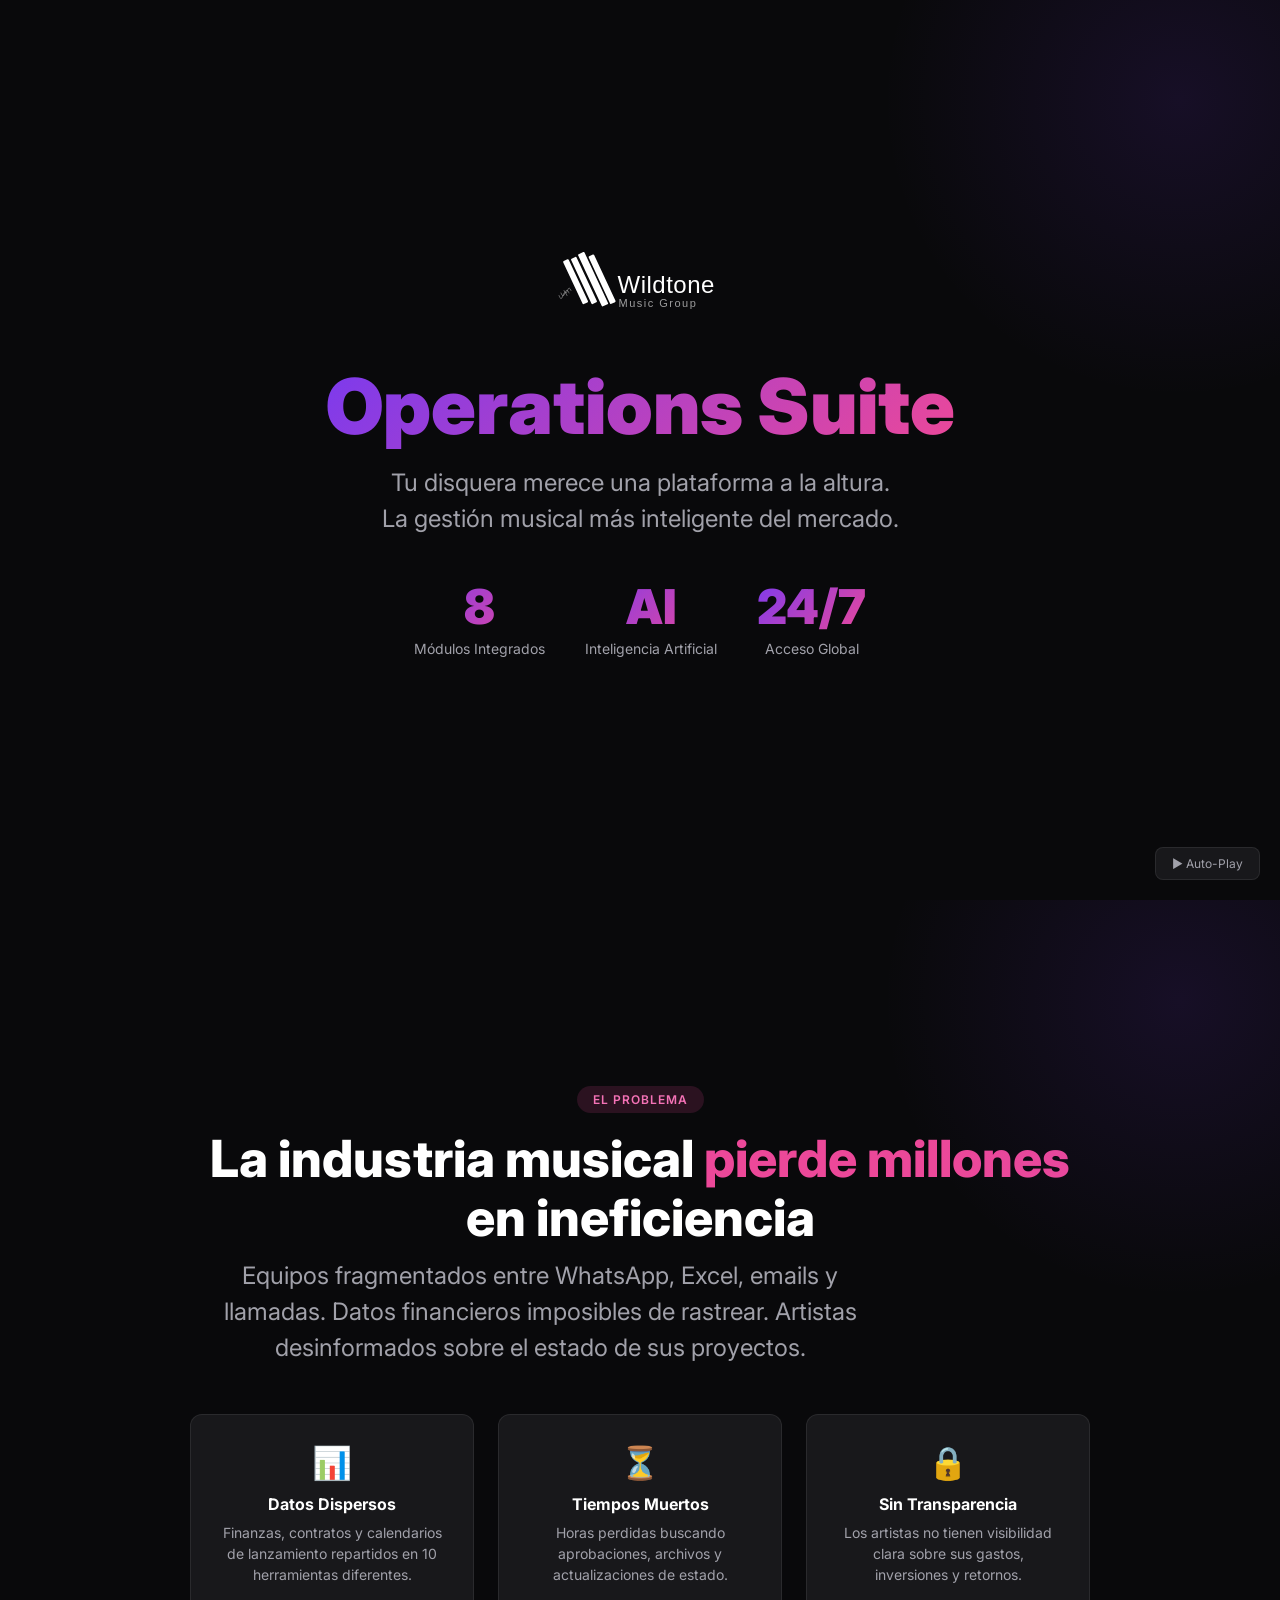
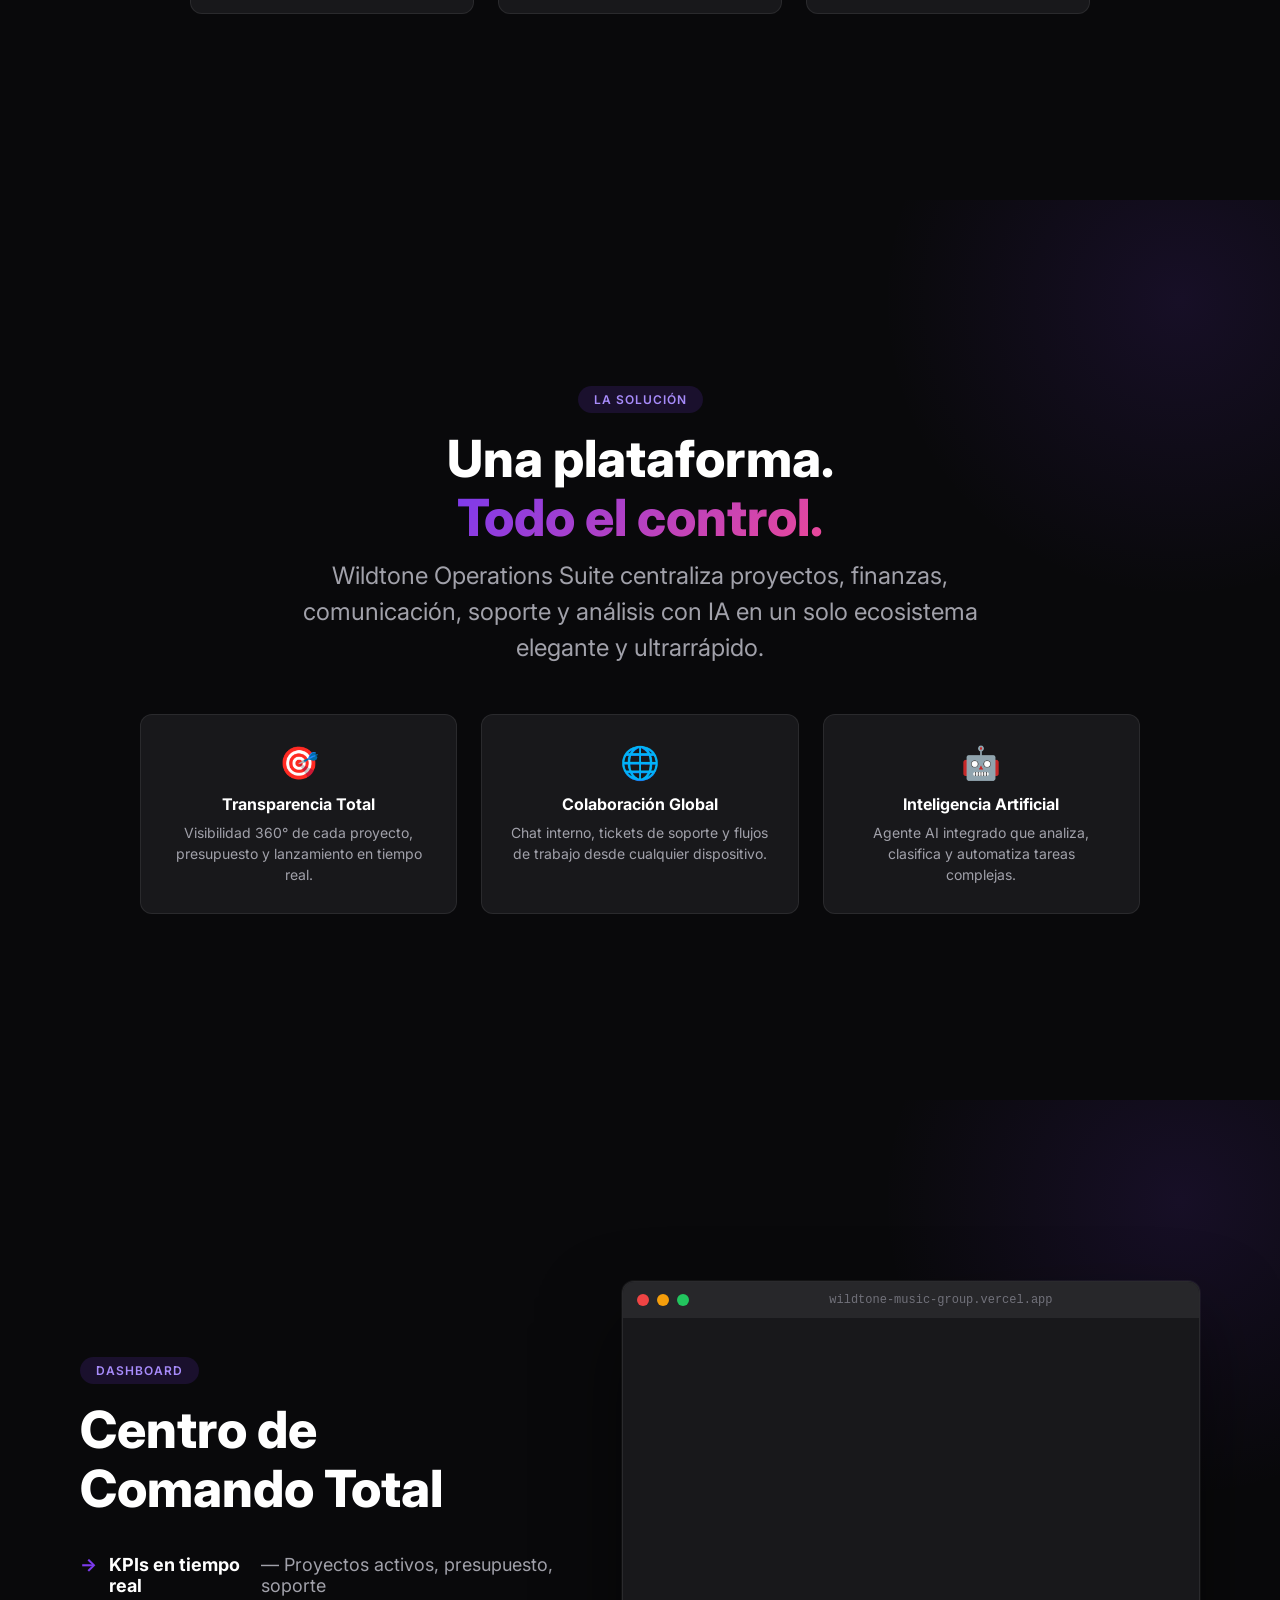
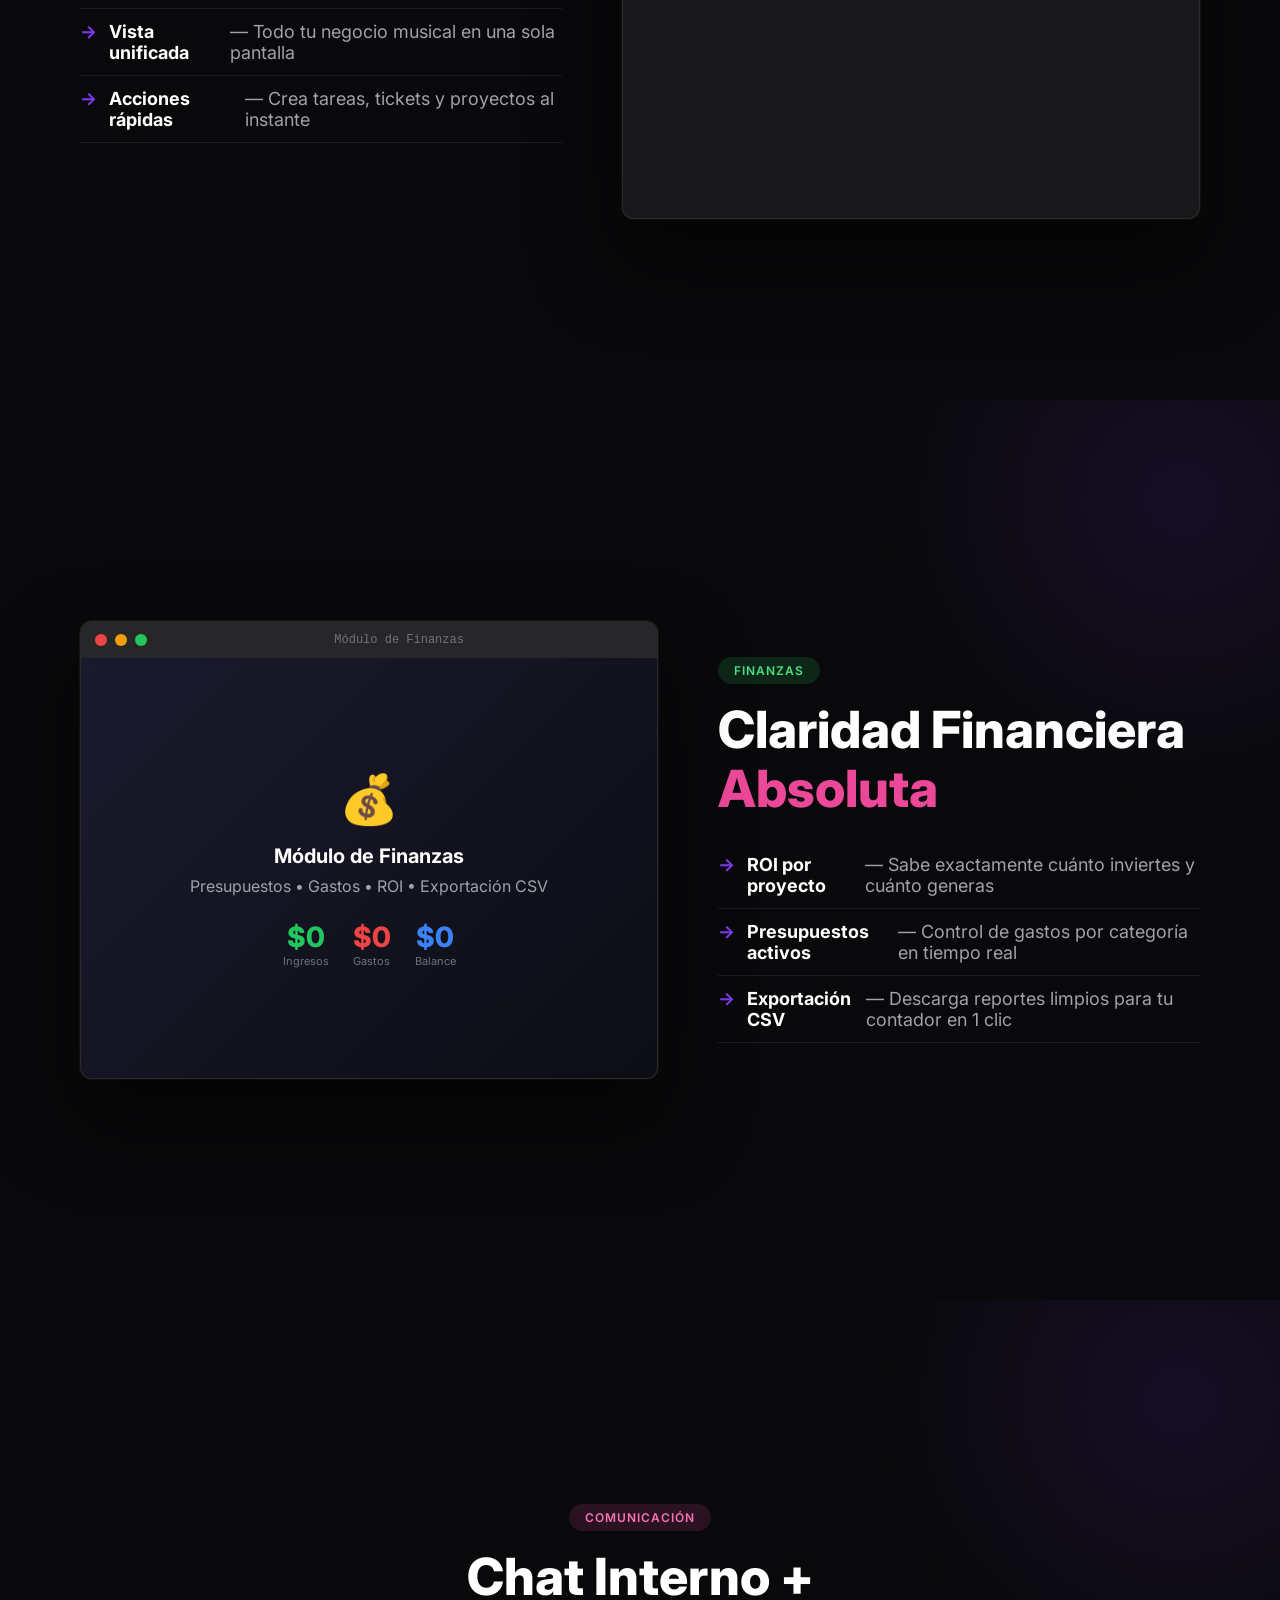
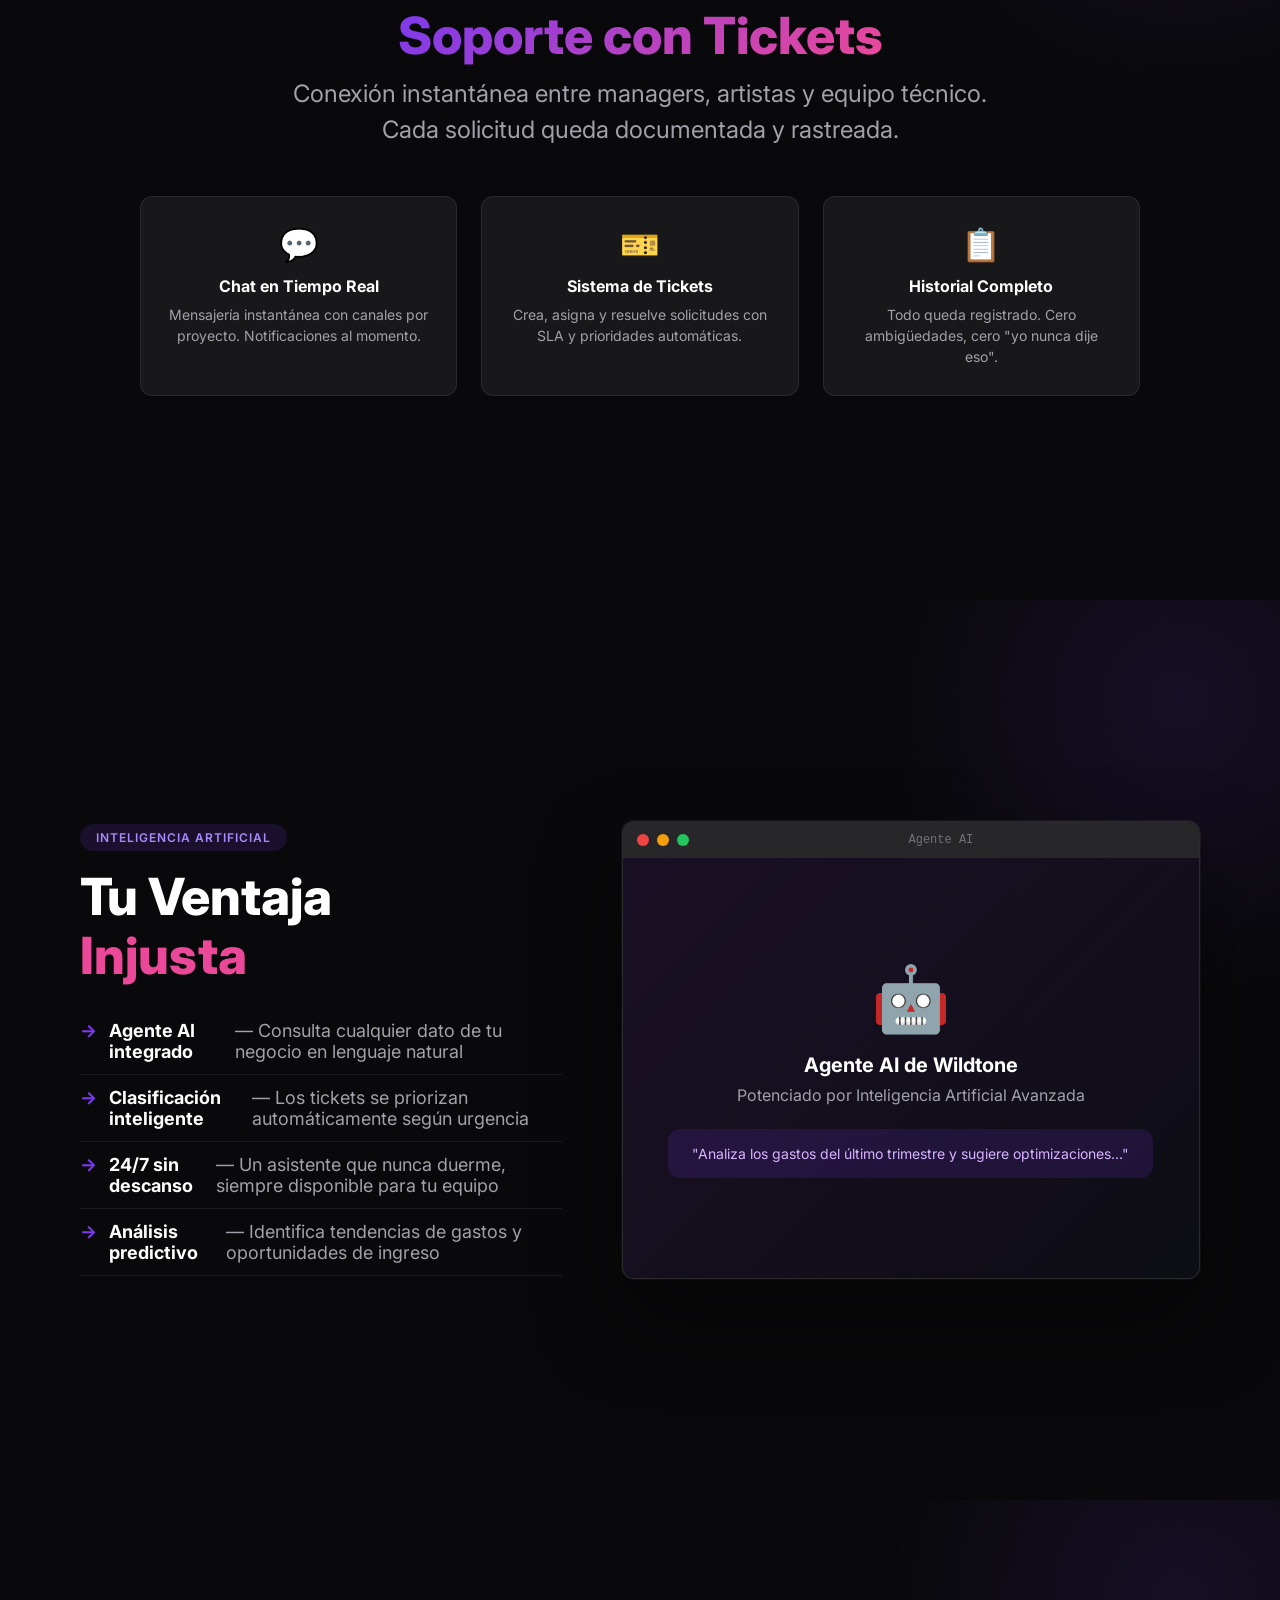
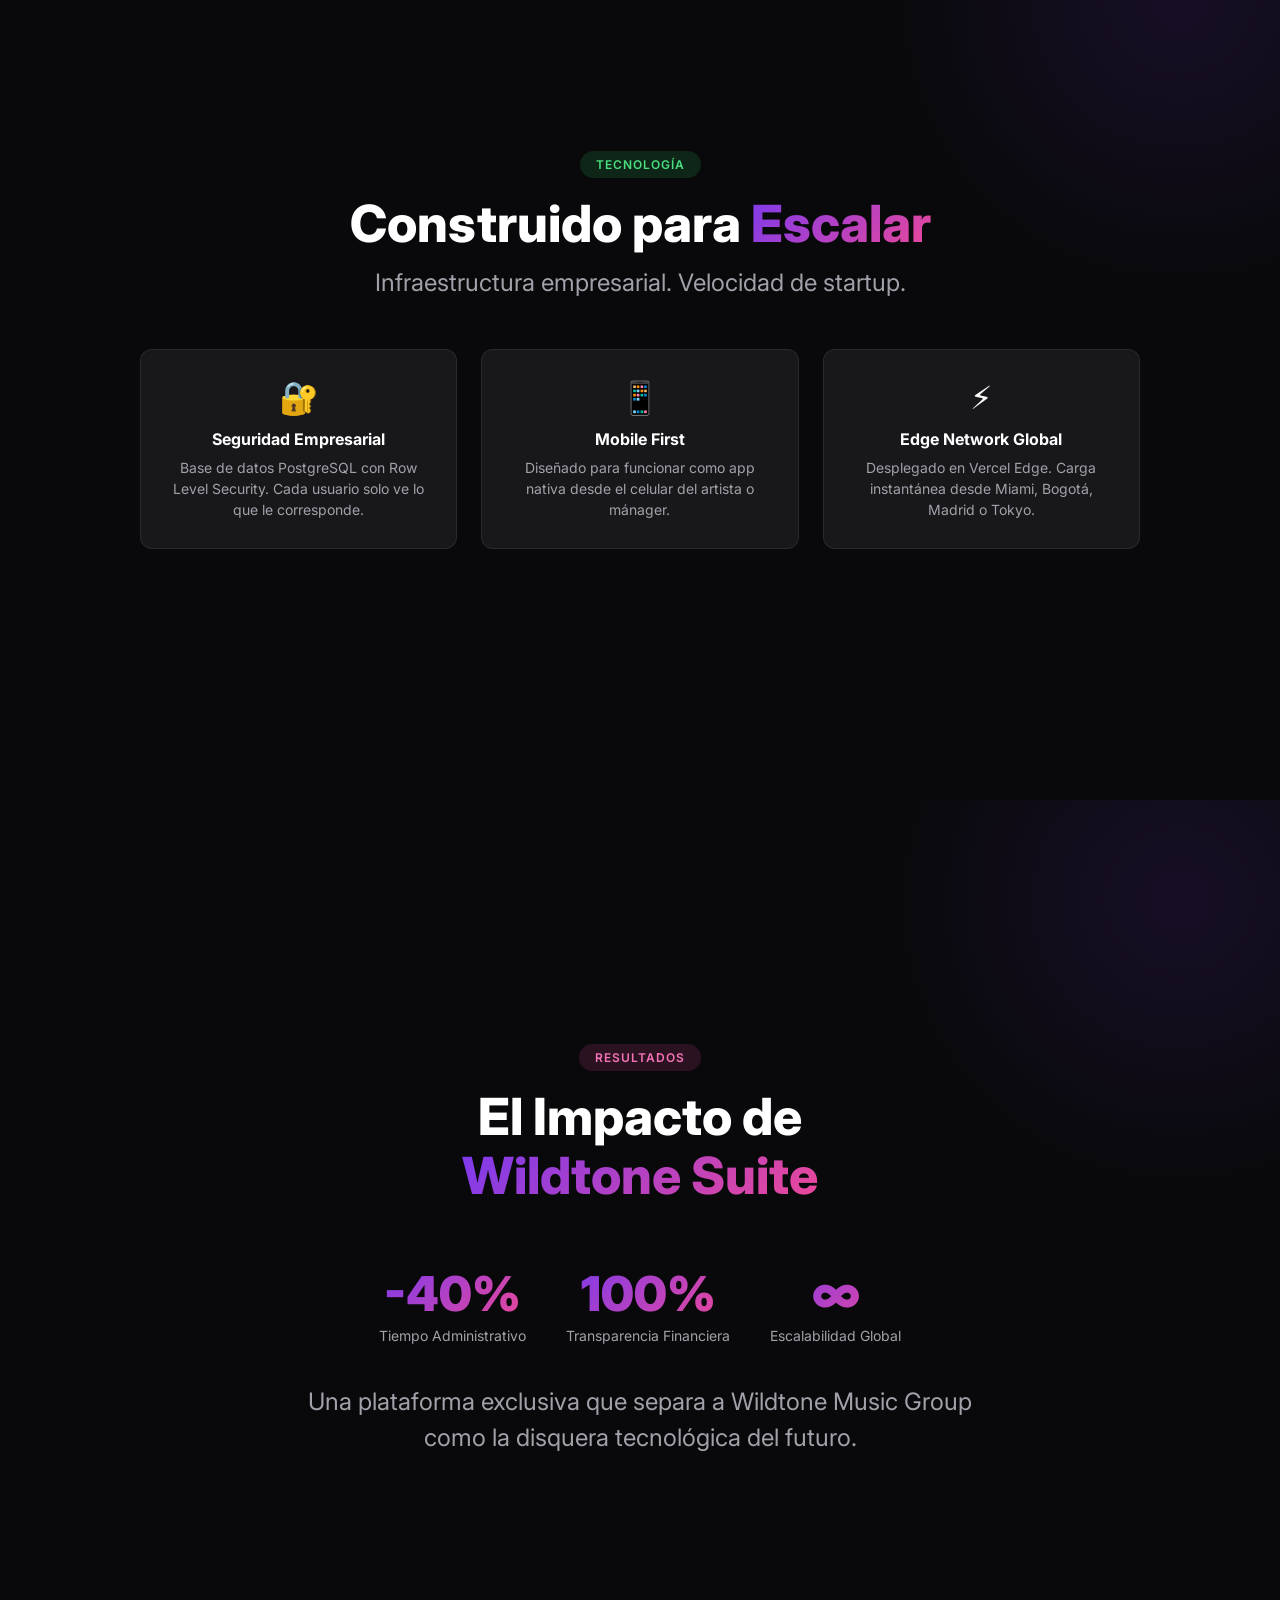
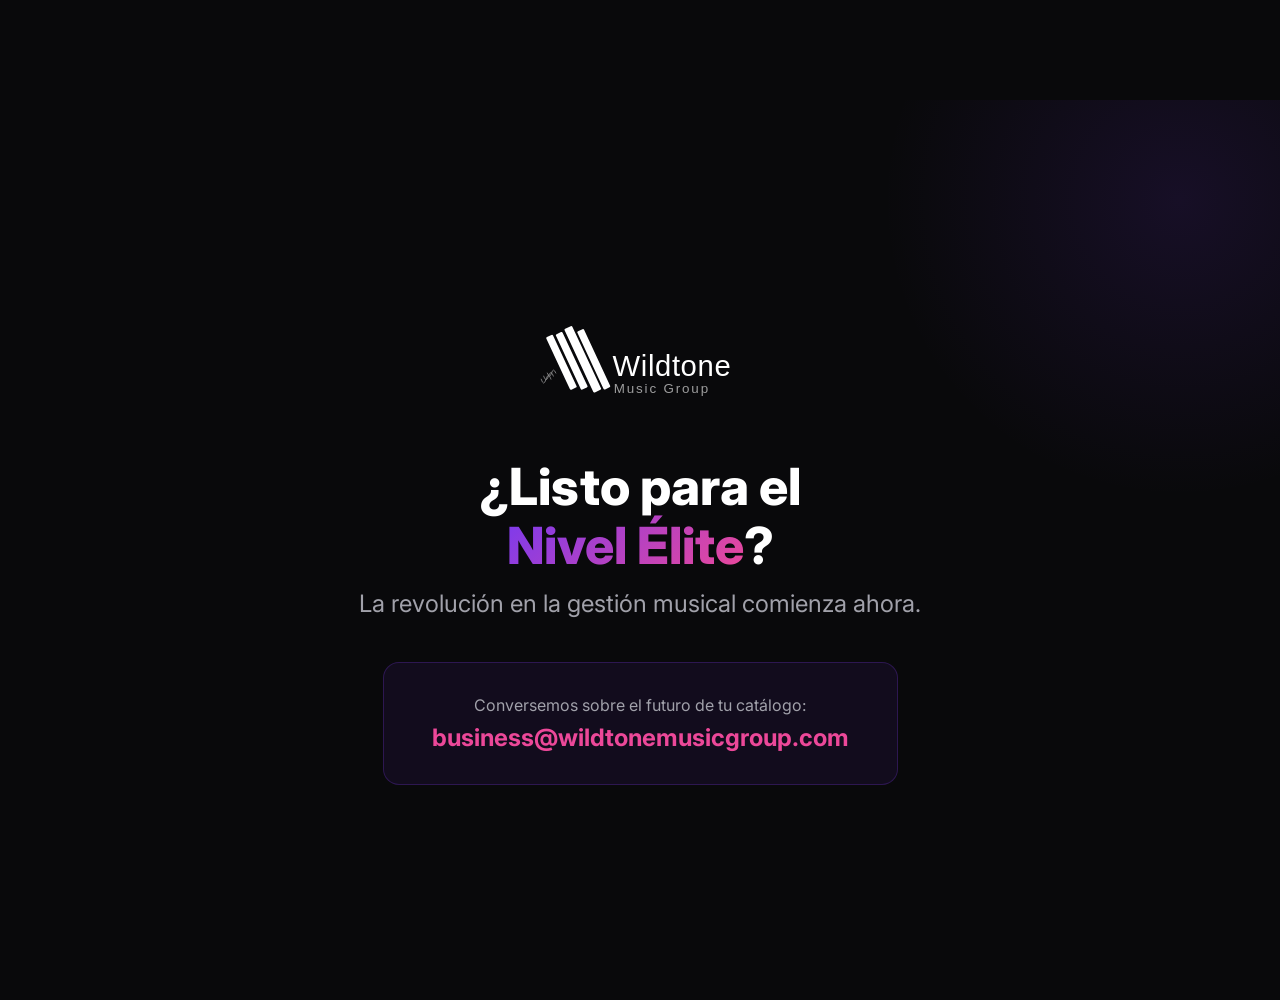
<file: app/presentacion.html>
<!DOCTYPE html>
<html lang="es">
<head>
    <meta charset="utf-8">
    <meta name="viewport" content="width=device-width, initial-scale=1.0">
    <title>Wildtone Operations Suite — Presentación</title>
    <link href="https://fonts.googleapis.com/css2?family=Inter:wght@300;400;500;600;700;800;900&display=swap" rel="stylesheet">
    <style>
        *, *::before, *::after { margin: 0; padding: 0; box-sizing: border-box; }

        :root {
            --brand: #7c3aed;
            --brand-pink: #ec4899;
            --bg: #09090b;
            --surface: #18181b;
            --border: rgba(255,255,255,0.08);
            --text: #fafafa;
            --text-dim: #a1a1aa;
        }

        html { scroll-behavior: smooth; scroll-snap-type: y mandatory; overflow-y: scroll; }
        body { font-family: 'Inter', system-ui, sans-serif; background: var(--bg); color: var(--text); }

        /* ── SLIDE ── */
        .slide {
            min-height: 100vh;
            scroll-snap-align: start;
            display: flex;
            flex-direction: column;
            justify-content: center;
            align-items: center;
            padding: 60px 80px;
            position: relative;
            overflow: hidden;
        }
        .slide::before {
            content: '';
            position: absolute;
            width: 600px; height: 600px;
            background: radial-gradient(circle, rgba(124,58,237,0.12) 0%, transparent 70%);
            border-radius: 50%;
            top: -200px; right: -200px;
            pointer-events: none;
        }

        /* ── TYPOGRAPHY ── */
        .slide-number {
            position: absolute;
            top: 32px; left: 40px;
            font-size: 14px; font-weight: 600;
            color: var(--brand);
            letter-spacing: 2px;
            text-transform: uppercase;
        }
        h1 {
            font-size: clamp(48px, 6vw, 80px);
            font-weight: 900;
            background: linear-gradient(135deg, #7c3aed, #ec4899);
            -webkit-background-clip: text;
            background-clip: text;
            -webkit-text-fill-color: transparent;
            line-height: 1.1;
            margin-bottom: 16px;
        }
        h2 {
            font-size: clamp(32px, 4vw, 56px);
            font-weight: 800;
            line-height: 1.15;
            margin-bottom: 12px;
            color: #fff;
        }
        h3 {
            font-size: clamp(18px, 2vw, 24px);
            font-weight: 400;
            color: var(--text-dim);
            line-height: 1.5;
            max-width: 700px;
        }
        .accent { color: var(--brand-pink); }
        .highlight {
            background: linear-gradient(135deg, var(--brand), var(--brand-pink));
            -webkit-background-clip: text;
            background-clip: text;
            -webkit-text-fill-color: transparent;
        }

        /* ── LAYOUT ── */
        .split {
            display: flex;
            align-items: center;
            gap: 60px;
            width: 100%;
            max-width: 1200px;
        }
        .split .text { flex: 1; }
        .split .visual { flex: 1.2; }

        .text ul {
            list-style: none;
            margin-top: 24px;
        }
        .text ul li {
            padding: 12px 0;
            font-size: 18px;
            color: var(--text-dim);
            border-bottom: 1px solid var(--border);
            display: flex;
            align-items: flex-start;
            gap: 12px;
        }
        .text ul li::before {
            content: '→';
            color: var(--brand);
            font-weight: 700;
            flex-shrink: 0;
        }
        .text ul li strong { color: #fff; }

        /* ── SCREENSHOT FRAME ── */
        .app-frame {
            width: 100%;
            border-radius: 12px;
            background: var(--surface);
            border: 1px solid var(--border);
            overflow: hidden;
            box-shadow: 0 40px 80px rgba(0,0,0,0.5), 0 0 0 1px rgba(255,255,255,0.05);
            position: relative;
        }
        .app-frame-bar {
            height: 36px;
            background: #27272a;
            display: flex;
            align-items: center;
            padding: 0 14px;
            gap: 8px;
        }
        .app-frame-dot {
            width: 12px; height: 12px;
            border-radius: 50%;
        }
        .dot-r { background: #ef4444; }
        .dot-y { background: #f59e0b; }
        .dot-g { background: #22c55e; }
        .app-frame-url {
            flex: 1;
            text-align: center;
            font-size: 12px;
            color: #71717a;
            font-family: monospace;
        }
        .app-frame iframe {
            width: 100%;
            height: 500px;
            border: none;
            display: block;
        }
        .app-frame-fallback {
            width: 100%;
            height: 420px;
            display: flex;
            align-items: center;
            justify-content: center;
            background: linear-gradient(135deg, #1a1a2e 0%, #0f0f1a 100%);
            color: var(--text-dim);
            font-size: 16px;
            text-align: center;
            padding: 40px;
        }

        /* ── STATS ── */
        .stats {
            display: flex;
            gap: 40px;
            margin-top: 40px;
        }
        .stat {
            text-align: center;
        }
        .stat-value {
            font-size: 48px;
            font-weight: 900;
            background: linear-gradient(135deg, var(--brand), var(--brand-pink));
            -webkit-background-clip: text;
            background-clip: text;
            -webkit-text-fill-color: transparent;
        }
        .stat-label {
            font-size: 14px;
            color: var(--text-dim);
            margin-top: 4px;
        }

        /* ── CTA SLIDE ── */
        .cta-box {
            margin-top: 40px;
            padding: 32px 48px;
            background: rgba(124,58,237,0.08);
            border: 1px solid rgba(124,58,237,0.25);
            border-radius: 16px;
            text-align: center;
        }
        .cta-email {
            font-size: 24px;
            font-weight: 700;
            color: var(--brand-pink);
            margin-top: 8px;
        }

        /* ── FEATURES GRID ── */
        .features-grid {
            display: grid;
            grid-template-columns: repeat(3, 1fr);
            gap: 24px;
            margin-top: 40px;
            max-width: 1000px;
        }
        .feature-card {
            background: var(--surface);
            border: 1px solid var(--border);
            border-radius: 12px;
            padding: 28px;
            transition: border-color 0.3s;
        }
        .feature-card:hover { border-color: var(--brand); }
        .feature-icon {
            font-size: 32px;
            margin-bottom: 12px;
        }
        .feature-card h4 {
            font-size: 16px;
            font-weight: 700;
            margin-bottom: 8px;
            color: #fff;
        }
        .feature-card p {
            font-size: 14px;
            color: var(--text-dim);
            line-height: 1.5;
        }

        /* ── PILL BADGES ── */
        .pill {
            display: inline-block;
            padding: 6px 16px;
            border-radius: 999px;
            font-size: 12px;
            font-weight: 600;
            letter-spacing: 1px;
            text-transform: uppercase;
            margin-bottom: 16px;
        }
        .pill-purple { background: rgba(124,58,237,0.15); color: #a78bfa; }
        .pill-pink { background: rgba(236,72,153,0.15); color: #f472b6; }
        .pill-green { background: rgba(34,197,94,0.15); color: #4ade80; }

        /* ── LOGO ── */
        .logo {
            height: 90px;
            margin-bottom: 32px;
            object-fit: contain;
        }

        /* ── AUTO-PLAY INDICATOR ── */
        .auto-indicator {
            position: fixed;
            bottom: 20px;
            right: 20px;
            background: var(--surface);
            border: 1px solid var(--border);
            border-radius: 8px;
            padding: 8px 16px;
            font-size: 12px;
            color: var(--text-dim);
            z-index: 999;
            cursor: pointer;
            transition: all 0.3s;
        }
        .auto-indicator:hover { border-color: var(--brand); color: #fff; }
        .auto-indicator.playing { border-color: var(--brand-pink); color: var(--brand-pink); }

        /* ── RESPONSIVE ── */
        @media (max-width: 768px) {
            .slide {
                padding: 32px 20px;
                min-height: 100vh;
                justify-content: center;
            }
            .split {
                flex-direction: column;
                gap: 28px;
            }
            .split .visual { order: -1; }
            h1 { font-size: 36px; }
            h2 { font-size: 28px; }
            h3 { font-size: 15px; }
            .logo { height: 60px; margin-bottom: 20px; }
            .features-grid {
                grid-template-columns: 1fr;
                gap: 16px;
                margin-top: 24px !important;
            }
            .feature-card { padding: 20px; }
            .feature-card h4 { font-size: 15px; }
            .feature-card p { font-size: 13px; }
            .feature-icon { font-size: 24px; margin-bottom: 8px; }
            .stats {
                flex-direction: row;
                flex-wrap: wrap;
                gap: 16px;
                justify-content: center;
                margin-top: 24px;
            }
            .stat-value { font-size: 32px; }
            .stat-label { font-size: 12px; }
            .app-frame iframe { height: 250px; }
            .app-frame-fallback { height: 280px; }
            .app-frame-bar { height: 28px; }
            .app-frame-dot { width: 8px; height: 8px; }
            .app-frame-url { font-size: 10px; }
            .text ul li { font-size: 15px; padding: 10px 0; }
            .cta-box { padding: 24px 20px; }
            .cta-email { font-size: 16px; word-break: break-all; }
            .pill { font-size: 10px; padding: 5px 12px; }
            .slide-number { top: 16px; left: 20px; font-size: 11px; }
            .auto-indicator { bottom: 12px; right: 12px; font-size: 11px; padding: 6px 12px; }
        }
        @media (max-width: 400px) {
            .slide { padding: 24px 16px; }
            h1 { font-size: 28px; }
            h2 { font-size: 24px; }
            h3 { font-size: 14px; }
            .logo { height: 48px; }
            .stat-value { font-size: 26px; }
            .cta-email { font-size: 14px; }
        }
    </style>
</head>
<body>

    <!-- ═══════════════ SLIDE 1: COVER ═══════════════ -->
    <section class="slide" style="text-align: center;">
        <img src="assets/logo-white.svg" class="logo" alt="Wildtone Music Group">
        <h1>Operations Suite</h1>
        <h3>Tu disquera merece una plataforma a la altura.<br>La gestión musical más inteligente del mercado.</h3>
        <div class="stats">
            <div class="stat"><div class="stat-value">8</div><div class="stat-label">Módulos Integrados</div></div>
            <div class="stat"><div class="stat-value">AI</div><div class="stat-label">Inteligencia Artificial</div></div>
            <div class="stat"><div class="stat-value">24/7</div><div class="stat-label">Acceso Global</div></div>
        </div>
    </section>

    <!-- ═══════════════ SLIDE 2: THE PROBLEM ═══════════════ -->
    <section class="slide">
        <div style="max-width: 900px; text-align: center;">
            <span class="pill pill-pink">El Problema</span>
            <h2>La industria musical <span class="accent">pierde millones</span> en ineficiencia</h2>
            <h3>Equipos fragmentados entre WhatsApp, Excel, emails y llamadas. Datos financieros imposibles de rastrear. Artistas desinformados sobre el estado de sus proyectos.</h3>
            <div class="features-grid" style="margin-top: 48px;">
                <div class="feature-card">
                    <div class="feature-icon">📊</div>
                    <h4>Datos Dispersos</h4>
                    <p>Finanzas, contratos y calendarios de lanzamiento repartidos en 10 herramientas diferentes.</p>
                </div>
                <div class="feature-card">
                    <div class="feature-icon">⏳</div>
                    <h4>Tiempos Muertos</h4>
                    <p>Horas perdidas buscando aprobaciones, archivos y actualizaciones de estado.</p>
                </div>
                <div class="feature-card">
                    <div class="feature-icon">🔒</div>
                    <h4>Sin Transparencia</h4>
                    <p>Los artistas no tienen visibilidad clara sobre sus gastos, inversiones y retornos.</p>
                </div>
            </div>
        </div>
    </section>

    <!-- ═══════════════ SLIDE 3: THE SOLUTION ═══════════════ -->
    <section class="slide" style="text-align: center;">
        <span class="pill pill-purple">La Solución</span>
        <h2>Una plataforma.<br><span class="highlight">Todo el control.</span></h2>
        <h3>Wildtone Operations Suite centraliza proyectos, finanzas, comunicación, soporte y análisis con IA en un solo ecosistema elegante y ultrarrápido.</h3>
        <div class="features-grid" style="margin-top: 48px;">
            <div class="feature-card">
                <div class="feature-icon">🎯</div>
                <h4>Transparencia Total</h4>
                <p>Visibilidad 360° de cada proyecto, presupuesto y lanzamiento en tiempo real.</p>
            </div>
            <div class="feature-card">
                <div class="feature-icon">🌐</div>
                <h4>Colaboración Global</h4>
                <p>Chat interno, tickets de soporte y flujos de trabajo desde cualquier dispositivo.</p>
            </div>
            <div class="feature-card">
                <div class="feature-icon">🤖</div>
                <h4>Inteligencia Artificial</h4>
                <p>Agente AI integrado que analiza, clasifica y automatiza tareas complejas.</p>
            </div>
        </div>
    </section>

    <!-- ═══════════════ SLIDE 4: DASHBOARD ═══════════════ -->
    <section class="slide">
        <div class="split">
            <div class="text">
                <span class="pill pill-purple">Dashboard</span>
                <h2>Centro de<br>Comando Total</h2>
                <ul>
                    <li><strong>KPIs en tiempo real</strong> — Proyectos activos, presupuesto, soporte</li>
                    <li><strong>Vista unificada</strong> — Todo tu negocio musical en una sola pantalla</li>
                    <li><strong>Acciones rápidas</strong> — Crea tareas, tickets y proyectos al instante</li>
                </ul>
            </div>
            <div class="visual">
                <div class="app-frame">
                    <div class="app-frame-bar">
                        <div class="app-frame-dot dot-r"></div>
                        <div class="app-frame-dot dot-y"></div>
                        <div class="app-frame-dot dot-g"></div>
                        <div class="app-frame-url">wildtone-music-group.vercel.app</div>
                    </div>
                    <iframe src="https://wildtone-music-group.vercel.app/app/index.html" loading="lazy"></iframe>
                </div>
            </div>
        </div>
    </section>

    <!-- ═══════════════ SLIDE 5: FINANZAS ═══════════════ -->
    <section class="slide">
        <div class="split">
            <div class="visual">
                <div class="app-frame">
                    <div class="app-frame-bar">
                        <div class="app-frame-dot dot-r"></div>
                        <div class="app-frame-dot dot-y"></div>
                        <div class="app-frame-dot dot-g"></div>
                        <div class="app-frame-url">Módulo de Finanzas</div>
                    </div>
                    <div class="app-frame-fallback" style="background: linear-gradient(135deg, #1a1a2e, #0d0d14);">
                        <div>
                            <div style="font-size: 48px; margin-bottom: 16px;">💰</div>
                            <div style="font-size: 20px; color: #fff; font-weight: 700;">Módulo de Finanzas</div>
                            <div style="margin-top: 8px; color: #a1a1aa;">Presupuestos • Gastos • ROI • Exportación CSV</div>
                            <div style="margin-top: 24px; display: flex; gap: 24px; justify-content: center;">
                                <div><div style="font-size: 28px; font-weight: 800; color: #22c55e;">$0</div><div style="font-size: 11px; color: #71717a;">Ingresos</div></div>
                                <div><div style="font-size: 28px; font-weight: 800; color: #ef4444;">$0</div><div style="font-size: 11px; color: #71717a;">Gastos</div></div>
                                <div><div style="font-size: 28px; font-weight: 800; color: #3b82f6;">$0</div><div style="font-size: 11px; color: #71717a;">Balance</div></div>
                            </div>
                        </div>
                    </div>
                </div>
            </div>
            <div class="text">
                <span class="pill pill-green">Finanzas</span>
                <h2>Claridad Financiera<br><span class="accent">Absoluta</span></h2>
                <ul>
                    <li><strong>ROI por proyecto</strong> — Sabe exactamente cuánto inviertes y cuánto generas</li>
                    <li><strong>Presupuestos activos</strong> — Control de gastos por categoría en tiempo real</li>
                    <li><strong>Exportación CSV</strong> — Descarga reportes limpios para tu contador en 1 clic</li>
                </ul>
            </div>
        </div>
    </section>

    <!-- ═══════════════ SLIDE 6: COMUNICACIÓN ═══════════════ -->
    <section class="slide" style="text-align: center;">
        <span class="pill pill-pink">Comunicación</span>
        <h2>Chat Interno +<br><span class="highlight">Soporte con Tickets</span></h2>
        <h3>Conexión instantánea entre managers, artistas y equipo técnico.<br>Cada solicitud queda documentada y rastreada.</h3>
        <div class="features-grid" style="margin-top: 48px;">
            <div class="feature-card">
                <div class="feature-icon">💬</div>
                <h4>Chat en Tiempo Real</h4>
                <p>Mensajería instantánea con canales por proyecto. Notificaciones al momento.</p>
            </div>
            <div class="feature-card">
                <div class="feature-icon">🎫</div>
                <h4>Sistema de Tickets</h4>
                <p>Crea, asigna y resuelve solicitudes con SLA y prioridades automáticas.</p>
            </div>
            <div class="feature-card">
                <div class="feature-icon">📋</div>
                <h4>Historial Completo</h4>
                <p>Todo queda registrado. Cero ambigüedades, cero "yo nunca dije eso".</p>
            </div>
        </div>
    </section>

    <!-- ═══════════════ SLIDE 7: IA ═══════════════ -->
    <section class="slide">
        <div class="split">
            <div class="text">
                <span class="pill pill-purple">Inteligencia Artificial</span>
                <h2>Tu Ventaja<br><span class="accent">Injusta</span></h2>
                <ul>
                    <li><strong>Agente AI integrado</strong> — Consulta cualquier dato de tu negocio en lenguaje natural</li>
                    <li><strong>Clasificación inteligente</strong> — Los tickets se priorizan automáticamente según urgencia</li>
                    <li><strong>24/7 sin descanso</strong> — Un asistente que nunca duerme, siempre disponible para tu equipo</li>
                    <li><strong>Análisis predictivo</strong> — Identifica tendencias de gastos y oportunidades de ingreso</li>
                </ul>
            </div>
            <div class="visual">
                <div class="app-frame">
                    <div class="app-frame-bar">
                        <div class="app-frame-dot dot-r"></div>
                        <div class="app-frame-dot dot-y"></div>
                        <div class="app-frame-dot dot-g"></div>
                        <div class="app-frame-url">Agente AI</div>
                    </div>
                    <div class="app-frame-fallback" style="background: linear-gradient(135deg, #1a1025, #0d0d14);">
                        <div>
                            <div style="font-size: 64px; margin-bottom: 16px;">🤖</div>
                            <div style="font-size: 20px; color: #fff; font-weight: 700;">Agente AI de Wildtone</div>
                            <div style="margin-top: 8px; color: #a1a1aa;">Potenciado por Inteligencia Artificial Avanzada</div>
                            <div style="margin-top: 24px; padding: 16px 24px; background: rgba(124,58,237,0.15); border-radius: 12px; color: #d8b4fe; font-size: 14px;">
                                "Analiza los gastos del último trimestre y sugiere optimizaciones..."
                            </div>
                        </div>
                    </div>
                </div>
            </div>
        </div>
    </section>

    <!-- ═══════════════ SLIDE 8: TECH ═══════════════ -->
    <section class="slide" style="text-align: center;">
        <span class="pill pill-green">Tecnología</span>
        <h2>Construido para <span class="highlight">Escalar</span></h2>
        <h3>Infraestructura empresarial. Velocidad de startup.</h3>
        <div class="features-grid" style="margin-top: 48px;">
            <div class="feature-card">
                <div class="feature-icon">🔐</div>
                <h4>Seguridad Empresarial</h4>
                <p>Base de datos PostgreSQL con Row Level Security. Cada usuario solo ve lo que le corresponde.</p>
            </div>
            <div class="feature-card">
                <div class="feature-icon">📱</div>
                <h4>Mobile First</h4>
                <p>Diseñado para funcionar como app nativa desde el celular del artista o mánager.</p>
            </div>
            <div class="feature-card">
                <div class="feature-icon">⚡</div>
                <h4>Edge Network Global</h4>
                <p>Desplegado en Vercel Edge. Carga instantánea desde Miami, Bogotá, Madrid o Tokyo.</p>
            </div>
        </div>
    </section>

    <!-- ═══════════════ SLIDE 9: IMPACT ═══════════════ -->
    <section class="slide" style="text-align: center;">
        <span class="pill pill-pink">Resultados</span>
        <h2>El Impacto de<br><span class="highlight">Wildtone Suite</span></h2>
        <div class="stats" style="margin-top: 48px;">
            <div class="stat">
                <div class="stat-value">-40%</div>
                <div class="stat-label">Tiempo Administrativo</div>
            </div>
            <div class="stat">
                <div class="stat-value">100%</div>
                <div class="stat-label">Transparencia Financiera</div>
            </div>
            <div class="stat">
                <div class="stat-value">∞</div>
                <div class="stat-label">Escalabilidad Global</div>
            </div>
        </div>
        <h3 style="margin-top: 40px;">Una plataforma exclusiva que separa a Wildtone Music Group<br>como la disquera tecnológica del futuro.</h3>
    </section>

    <!-- ═══════════════ SLIDE 10: CTA ═══════════════ -->
    <section class="slide" style="text-align: center;">
        <img src="assets/logo-white.svg" class="logo" style="height: 110px;" alt="Wildtone Music Group">
        <h2>¿Listo para el<br><span class="highlight">Nivel Élite</span>?</h2>
        <h3>La revolución en la gestión musical comienza ahora.</h3>
        <div class="cta-box">
            <p style="color: var(--text-dim); font-size: 16px;">Conversemos sobre el futuro de tu catálogo:</p>
            <div class="cta-email">business@wildtonemusicgroup.com</div>
        </div>
    </section>

    <!-- ═══════════════ AUTO-PLAY ENGINE ═══════════════ -->
    <div class="auto-indicator" id="autoBtn" onclick="toggleAuto()">▶ Auto-Play</div>

    <script>
        var slides = document.querySelectorAll('.slide');
        var currentSlide = 0;
        var autoTimer = null;
        var isPlaying = false;

        function scrollToSlide(index) {
            if (index >= slides.length) { stopAuto(); return; }
            slides[index].scrollIntoView({ behavior: 'smooth' });
            currentSlide = index;
        }

        function startAuto() {
            isPlaying = true;
            document.getElementById('autoBtn').textContent = '⏸ Pausar';
            document.getElementById('autoBtn').classList.add('playing');
            autoTimer = setInterval(function() {
                currentSlide++;
                if (currentSlide >= slides.length) { stopAuto(); return; }
                scrollToSlide(currentSlide);
            }, 6000);
        }

        function stopAuto() {
            isPlaying = false;
            clearInterval(autoTimer);
            document.getElementById('autoBtn').textContent = '▶ Auto-Play';
            document.getElementById('autoBtn').classList.remove('playing');
        }

        function toggleAuto() {
            if (isPlaying) stopAuto();
            else { currentSlide = 0; scrollToSlide(0); setTimeout(startAuto, 500); }
        }

        // Keyboard controls
        document.addEventListener('keydown', function(e) {
            if (e.key === 'ArrowDown' || e.key === 'ArrowRight' || e.key === ' ') {
                e.preventDefault();
                currentSlide = Math.min(currentSlide + 1, slides.length - 1);
                scrollToSlide(currentSlide);
            }
            if (e.key === 'ArrowUp' || e.key === 'ArrowLeft') {
                e.preventDefault();
                currentSlide = Math.max(currentSlide - 1, 0);
                scrollToSlide(currentSlide);
            }
            if (e.key === 'p' || e.key === 'P') toggleAuto();
        });
    </script>
</body>
</html>
</file>
